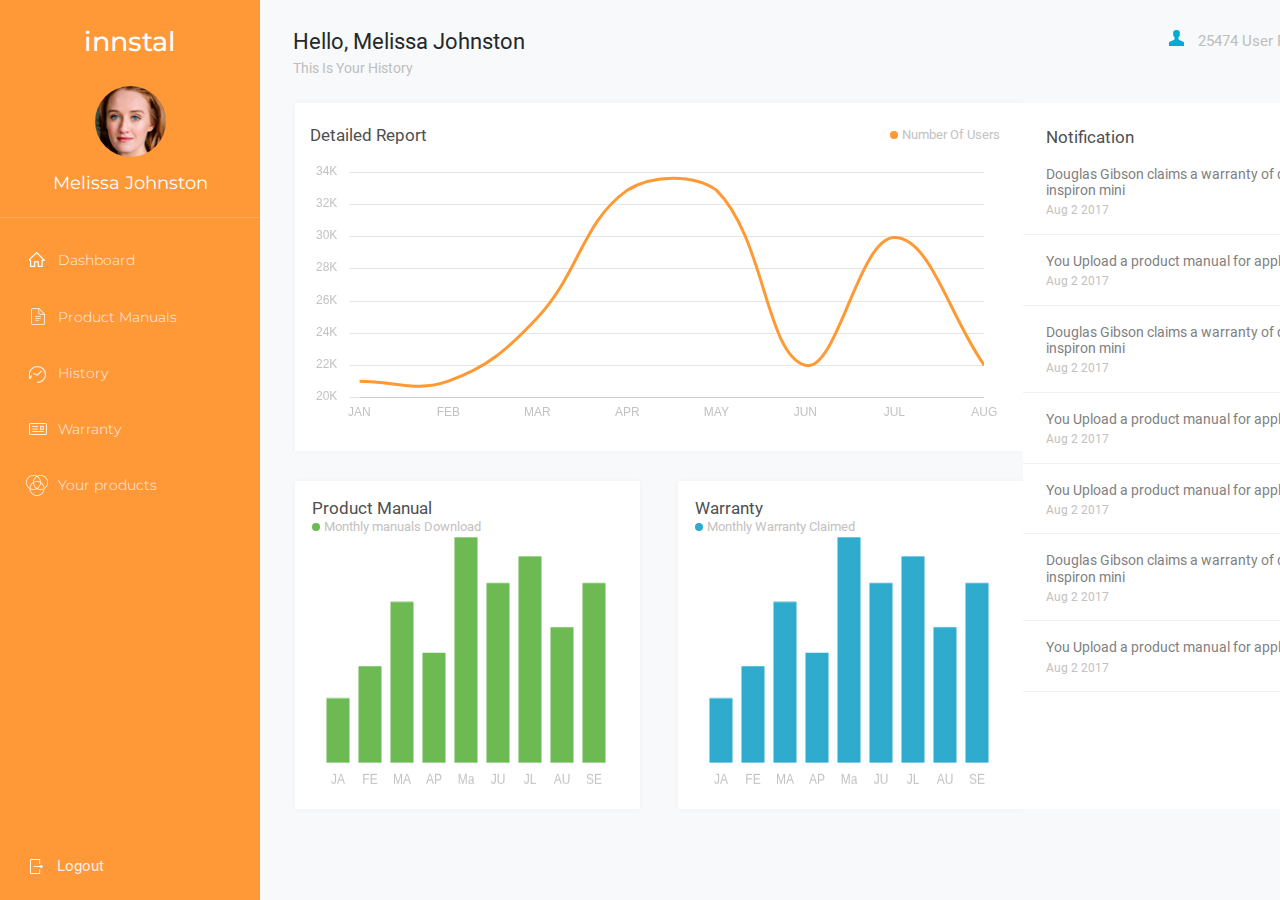
<file: dashboard.html>
<html>
<head>
  <!--Import Google Icon Font-->
  <link href="https://fonts.googleapis.com/icon?family=Material+Icons" rel="stylesheet">
  <!--Import materialize.css-->
  <link type="text/css" rel="stylesheet" href="css/materialize.min.css"  media="screen,projection"/>
  <link type="text/css" rel="stylesheet" href="css/normalize.css">


  <link rel="stylesheet" href="css/header-and-menu.css">
  <link rel="stylesheet" href="css/dashboard.css">
  <link rel="stylesheet" href="css/history.css">

  <!--Let browser know website is optimized for mobile-->
  <meta name="viewport" content="width=device-width, initial-scale=1.0"/>
</head>

<body>
    <div class="custom-container">
      <!-- navigation -->
      <div class="navbar-col">

        <div class="navbar">

          <div class="navbar-wrapper">
            <div class="navbar-header">
              <h4 class="navbar-logo center-align">innstal</h4>
              <div class="navbar-header__avatar center-align">
                <img src="img/avatar.png" alt="avatar" class="circle responsive-img">
              </div>
              <h5 class="navbar-header__username center-align">Melissa Johnston</h5>
            </div>
            <div class="navbar-body">
              <ul class="navbar-body-menu">
                <li class="navbar-menu-item navbar-item-home">
                  <a href="#">
                    <span>Dashboard</span>
                  </a>
                </li>
                <li class="navbar-menu-item navbar-item-man">
                  <a href="#">
                    <span>Product Manuals</span>
                  </a>
                </li>
                <li class="navbar-menu-item navbar-item-his">
                  <a href="#">
                    <span>History</span>
                  </a>
                </li>
                <li class="navbar-menu-item navbar-item-war">
                  <a href="#">
                    <span>Warranty</span>
                  </a>
                </li>
                <li class="navbar-menu-item navbar-item-prod">
                  <a href="#">
                    <span>Your products</span>
                  </a>
                </li>
              </ul>
            </div>
          </div>

          <div class="navbar-footer">
            Logout
          </div>
        </div>
      </div>

      <!-- page content -->
      <div class="content-col">
        <div class="w-100 no-margin">
          <div class="content-header">
            <div class="content-header-name">
              <h4 class="content-header-greetings">
                Hello, Melissa Johnston
              </h4>
              <div class="content-header-nav">
                This Is Your History
              </div>
            </div>
            <div class="content-header-info">
              <div class="img-wrapper">
                <img src="img/people-icon.png" alt="people">
              </div>
              <span >25474 User Registered</span>
            </div>
          </div>

          <!--different content-->
          <div class="content-body">
            <div class="content-charts">
              <div class="charts-block">
                  <div class="line-chart-wrapper">
                    <div class="line-chart-header">
                      <h6 class="line-chart-name">Detailed Report</h6>
                      <div class="line-chart-legend">
                        <div class="line-chart-legend__circle"></div>
                        <span class="line-chart-legend__text">Number Of Users</span>
                      </div>
                    </div>
                    <canvas id="lineChart" width="690px" height="259px"></canvas>
                 </div>
                <div class="bar-charts">
                  <div class="bar-chart-wrapper">
                    <h6 class="bar-chart-name">Product Manual</h6>
                    <div class="bar-chart-legend">
                      <div class="bar-chart-legend__circle"></div>
                      <span class="bar-chart-legend__text">Monthly manuals Download</span>
                    </div>
                    <canvas id="barChartProduct" width="346px" height="259px"></canvas>
                  </div>
                  <div class="bar-chart-wrapper">
                    <h6 class="bar-chart-name">Warranty</h6>
                    <div class="bar-chart-legend">
                      <div class="bar-chart-legend__circle m-blue"></div>
                      <span class="bar-chart-legend__text">Monthly Warranty Claimed</span>
                    </div>
                    <canvas id="barChartWarranty" width="346px" height="259px"></canvas>
                  </div>
                </div>
                  </div>
                  <div class="chart-history">
                    <div class="chart-history-title">
                      Notification
                    </div>
                    <div class="content-table-item">
                      <div class="content-table-item__text">Douglas Gibson claims a warranty of dell inspiron mini</div>
                      <span class="content-table-item__date">Aug 2 2017</span>
                    </div>
                    <div class="content-table-item">
                      <div class="content-table-item__text">You Upload a product manual for apple watch</div>
                      <span class="content-table-item__date">Aug 2 2017</span>
                    </div>
                    <div class="content-table-item">
                      <div class="content-table-item__text">Douglas Gibson claims a warranty of dell inspiron mini</div>
                      <span class="content-table-item__date">Aug 2 2017</span>
                    </div>
                    <div class="content-table-item">
                      <div class="content-table-item__text">You Upload a product manual for apple watch</div>
                      <span class="content-table-item__date">Aug 2 2017</span>
                    </div>
                    <div class="content-table-item">
                      <div class="content-table-item__text">You Upload a product manual for apple watch</div>
                      <span class="content-table-item__date">Aug 2 2017</span>
                    </div>
                    <div class="content-table-item">
                      <div class="content-table-item__text">Douglas Gibson claims a warranty of dell inspiron mini</div>
                      <span class="content-table-item__date">Aug 2 2017</span>
                    </div>
                    <div class="content-table-item">
                      <div class="content-table-item__text">You Upload a product manual for apple watch</div>
                      <span class="content-table-item__date">Aug 2 2017</span>
                    </div>
                  </div>
                </div>
            </div>
          </div>
        </div>
    </div>

    <!--Import jQuery before materialize.js-->
    <script type="text/javascript" src="https://code.jquery.com/jquery-3.2.1.min.js"></script>
    <script type="text/javascript" src="js/materialize.min.js"></script>
    <script src="js/Chart.bundle.js"></script>
    <script>
      var ctx = document.getElementById("lineChart");
      var lineChart = new Chart(ctx, {
        type: 'line',
        data: {
          labels: ["JAN", "FEB", "MAR", "APR", "MAY", "JUN", "JUL", "AUG"],
          datasets: [{
            label: 'Number Of Users',
            data: [21000, 21000, 25000, 33000, 33000, 22000, 30000, 22000],
            fill: false,
            responsive: true,
            backgroundColor: 'rgb(255, 153, 51)',
            borderColor: 'rgb(255, 153, 51)',
            borderWidth: 3,
          }]
        },
        options: {
          legend: {
            display: false
          },
          scales: {
            yAxes: [{
              ticks: {
                callback: function (tickValue) {
                  return ((tickValue / 1000) > 1) ? (tickValue/1000 + 'K') : tickValue.toString();
                },
                beginAtZero: false,
                fontColor: '#c4c1c1',
                padding: 12
              },
              gridLines: {
                drawBorder: false
              }
            }],
            xAxes: [{
              gridLines: {
                display: false
              },
              ticks: {
                fontColor: '#c4c1c1'
              }
            }]
          },
          elements: {
            point: {
              radius: 0
            }
          }
        }
      });
    </script>
    <script>
      var ctxx = document.getElementById("barChartProduct");
      var barChartProduct = new Chart(ctxx, {
        type: 'bar',
        data: {
          labels: ["JA", "FE", "MA", "AP", "Ma", "JU", "JL", "AU", "SE"],
          datasets: [{
            label: 'Monthly manuals Download',
            data: [1000, 1500, 2500, 1700, 3500, 2800, 3200, 2100, 2800],
            fill: false,
            responsive: true,
            backgroundColor: 'rgb(109, 186, 84)',
            hoverBackgroundColor: 'rgb(109, 186, 84)',
            hoverBorderColor: 'rgb(109, 186, 84)',
            borderColor: 'rgb(109, 186, 84)',
            borderWidth: 3
          }]
        },
        options: {
          legend: {
            display: false
          },
          tooltips: {
            enabled: false
          },
          scales: {
            yAxes: [{
              ticks: {
                //hide labels
                display: false,
                beginAtZero: true
              },
              gridLines: {
                display: false,
                drawBorder: false
              }
            }],
            xAxes: [{
              gridLines: {
                display: false,
                drawBorder: false
              },
              ticks: {
                fontColor: '#c4c1c1',
                fontFamily: ''
              }
            }]
          },
          elements: {
            point: {
              radius: 0
            }
          }
        }
      });
    </script>
    <script>
      var ctxxx = document.getElementById("barChartWarranty");
      var barChartWarranty = new Chart(ctxxx, {
        type: 'bar',
        data: {
          labels: ["JA", "FE", "MA", "AP", "Ma", "JU", "JL", "AU", "SE"],
          datasets: [{
            label: 'Monthly manuals Download',
            data: [1000, 1500, 2500, 1700, 3500, 2800, 3200, 2100, 2800],
            fill: false,
            responsive: true,
            backgroundColor: 'rgb(46, 171, 205)',
            hoverBackgroundColor: 'rgb(46, 171, 205)',
            hoverBorderColor: 'rgb(46, 171, 205)',
            borderColor: 'rgb(46, 171, 205)',
            defaultFontColor: '#c4c1c1',
            borderWidth: 3
          }]
        },
        options: {
          legend: {
            display: false
          },
          tooltips: {
            enabled: false
          },
          scales: {
            yAxes: [{
              ticks: {
                //hide labels
                display: false,
                beginAtZero: true
              },
              gridLines: {
                display: false,
                drawBorder: false
              }
            }],
            xAxes: [{
              gridLines: {
                display: false,
                drawBorder: false
              },
              ticks: {
                fontColor: '#c4c1c1',
                fontFamily: ''
              }
            }]
          },
          elements: {
            point: {
              radius: 0
            }
          }
        }
      });
    </script>
</body>
</html>
</file>
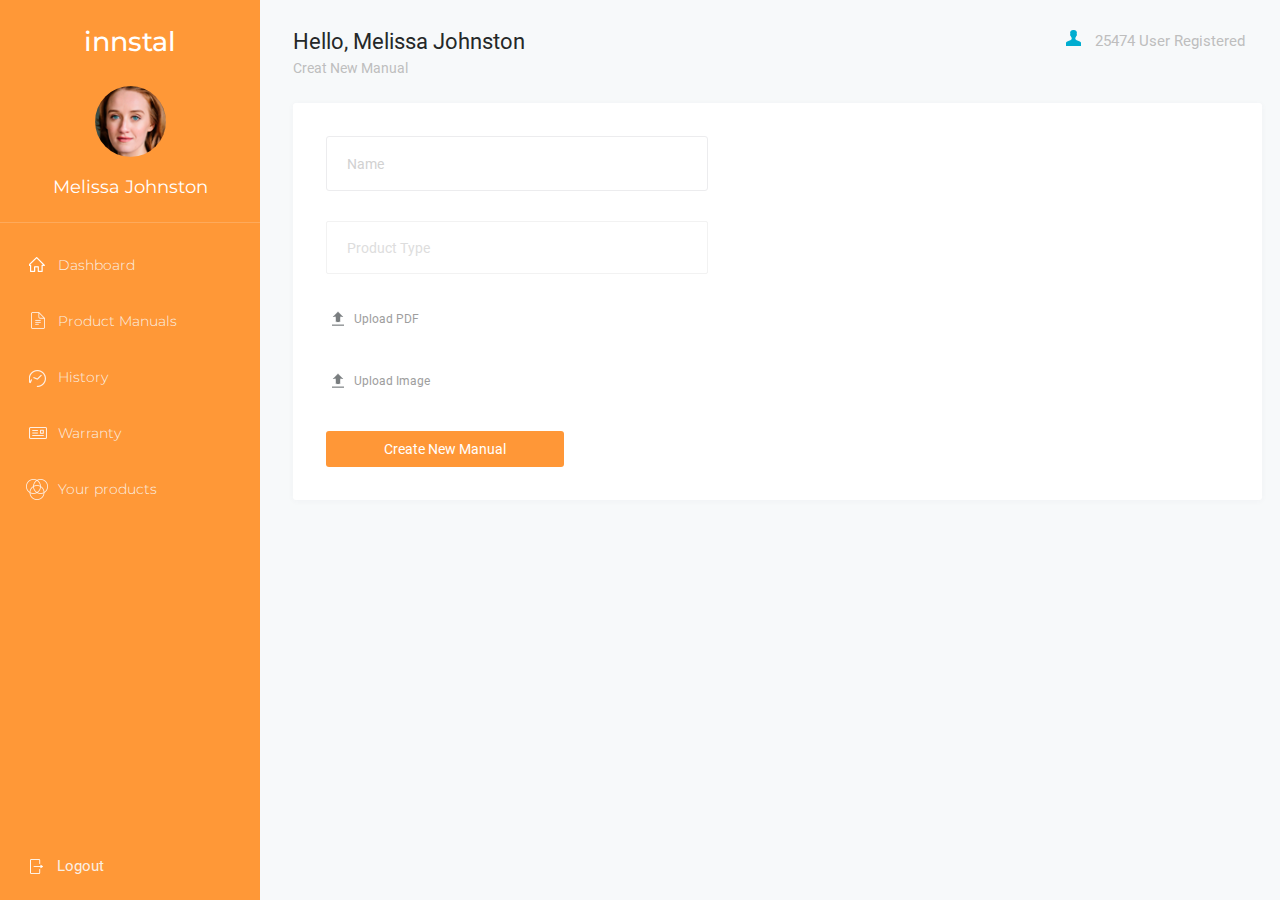
<file: new-manual.html>
<!doctype html>
<html lang="en">
<head>
    <!--Import Google Icon Font-->
    <link href="https://fonts.googleapis.com/icon?family=Material+Icons" rel="stylesheet">
    <!--Import materialize.css-->
    <link type="text/css" rel="stylesheet" href="css/materialize.min.css"  media="screen,projection"/>
    <link type="text/css" rel="stylesheet" href="css/normalize.css">


    <link rel="stylesheet" href="css/header-and-menu.css" rel="stylesheet">
    <link rel="stylesheet" href="css/warranty.css" rel="stylesheet">
    <link rel="stylesheet" href="fonts/font-awesome/css/font-awesome.min.css">

    <!--Let browser know website is optimized for mobile-->
    <meta name="viewport" content="width=device-width, initial-scale=1.0"/>
</head>
<body>


<div class="custom-container">
    <!-- navigation -->
    <div class="navbar-col">

        <div class="navbar">

            <div class="navbar-wrapper">
                <div class="navbar-header">
                    <h4 class="navbar-logo center-align">innstal</h4>
                    <div class="navbar-header__avatar center-align">
                        <img src="img/avatar.png" alt="avatar" class="circle responsive-img">
                    </div>
                    <h5 class="navbar-header__username center-align">Melissa Johnston</h5>
                </div>
                <div class="navbar-body">
                    <ul class="navbar-body-menu">
                        <li class="navbar-menu-item navbar-item-home">
                            <a href="#">
                                <span>Dashboard</span>
                            </a>
                        </li>
                        <li class="navbar-menu-item navbar-item-man">
                            <a href="#">
                                <span>Product Manuals</span>
                            </a>
                        </li>
                        <li class="navbar-menu-item navbar-item-his">
                            <a href="#">
                                <span>History</span>
                            </a>
                        </li>
                        <li class="navbar-menu-item navbar-item-war">
                            <a href="#">
                                <span>Warranty</span>
                            </a>
                        </li>
                        <li class="navbar-menu-item navbar-item-prod">
                            <a href="#">
                                <span>Your products</span>
                            </a>
                        </li>
                    </ul>
                </div>
            </div>

            <div class="navbar-footer">
                Logout
            </div>
        </div>
    </div>

    <!-- page content -->
    <div class="content-col">
        <div class="w-100 no-margin">
            <div class="content-header">
                <div class="content-header-name">
                    <h4 class="content-header-greetings">
                        Hello, Melissa Johnston
                    </h4>
                    <div class="content-header-nav">
                        Creat New Manual
                    </div>
                </div>
                <div class="content-header-info">
                    <div class="img-wrapper">
                        <img src="img/people-icon.png" alt="people">
                    </div>
                    <span >25474 User Registered</span>
                </div>
            </div>

            <!--different content-->
            <div class="content-body">
                <div class="row">
                    <div class="searched-manuals">
                        <div class="new-manual">
                            <form action="">
                                <input class="manual-input" type="text" placeholder="Name">
                                <select class="manual-select" name="country" id="type">
                                    <option value="" disabled selected>Product Type</option>
                                </select>
                                <div>
                                    <div class="file-upload">
                                        <label>
                                            <input type="file" name="file" id="file" accept="application/pdf">
                                            <p class="fila-upload-p">
                                                <span>Upload PDF</span>
                                            </p>
                                        </label>
                                    </div>
                                    <span id="output" class="output-image output-pdf"></span>
                                </div>
                                <div class="upload-img-block">
                                    <div class="file-upload">
                                        <label>
                                            <input type="file" name="file" id="file2">
                                            <p class="fila-upload-p">
                                                <span>Upload Image</span>
                                            </p>
                                        </label>
                                    </div>
                                    <span id="output2" class="output-image"></span>
                                </div>
                                <button class="warranty-btn">Create New Manual</button>
                            </form>
                        </div>
                    </div>
                </div>
            </div>
        </div>

    </div>
</div>
<script>
    function handleFileSelect(evt) {
        console.log("123");
        var file = evt.target.files; // FileList object
        var f = file[0];
        // Only process image files.
        if (evt.target.id == "file2" && !f.type.match('image.*')) {
            alert("Image only please....");
        }
        var reader = new FileReader();
        // Closure to capture the file information.
        reader.onload = (function(theFile) {
            return function(e) {
                // Render thumbnail.
                var span = document.createElement('span');
                if(evt.target.id == "file2") {
                    span.innerHTML = ['<img class="thumb" title="', escape(theFile.name), '" src="', e.target.result, '" />'].join('');
                }
                if( evt.target.id == "file"){
                    span.innerHTML = theFile.name;
                }
                if( evt.target.id == "file"){
                    document.getElementById('output').insertBefore(span, null);
                }
                if( evt.target.id == "file2"){
                    document.getElementById('output2').insertBefore(span, null);
                }
            };
        })(f);
        // Read in the image file as a data URL.
        reader.readAsDataURL(f);
    }
    document.getElementById('file').addEventListener('change', handleFileSelect, false);
    document.getElementById('file2').addEventListener('change', handleFileSelect, false);
</script>
</body>
</html>
</file>
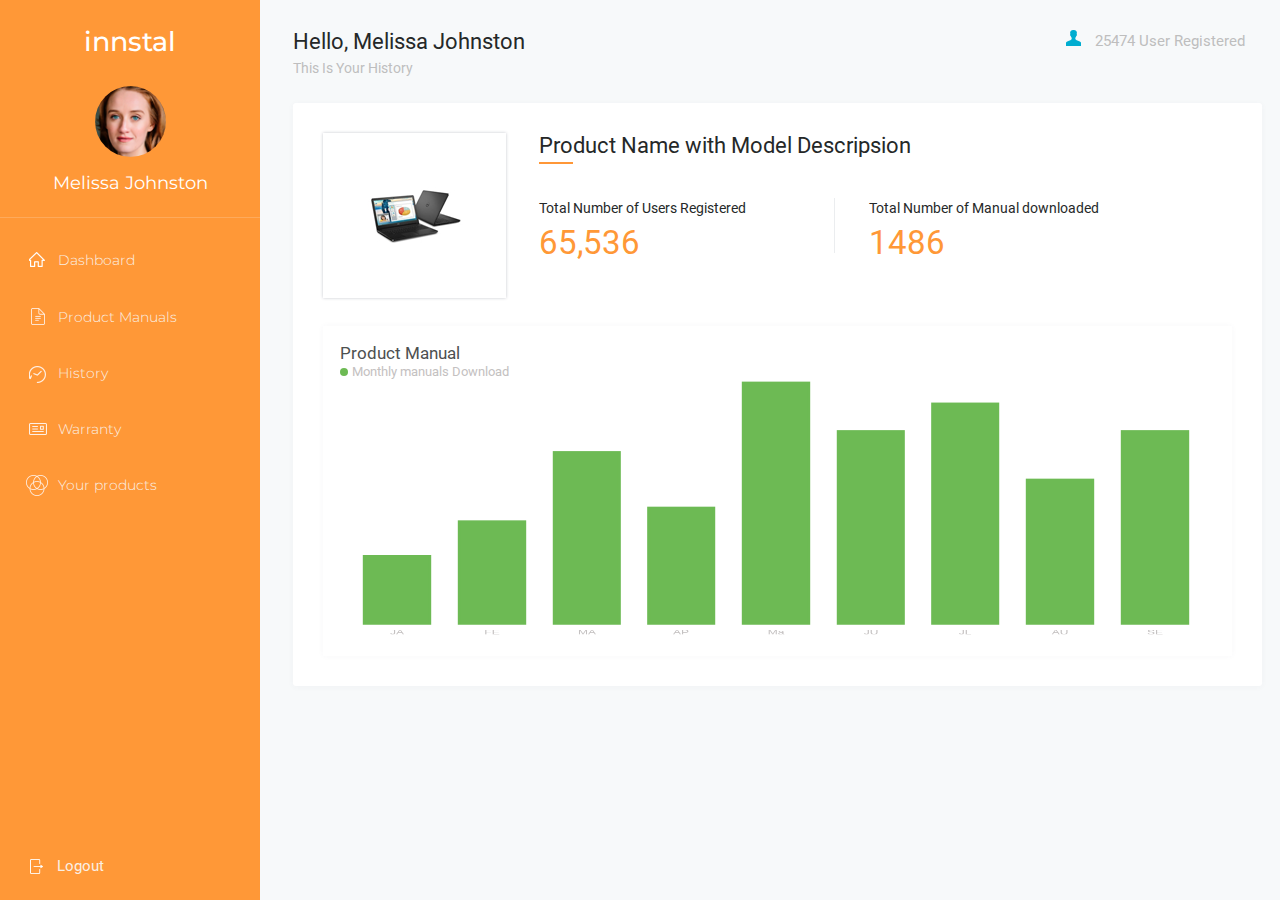
<file: product-details.html>
<html>
<head>
    <!--Import Google Icon Font-->
    <link href="https://fonts.googleapis.com/icon?family=Material+Icons" rel="stylesheet">
    <!--Import materialize.css-->
    <link type="text/css" rel="stylesheet" href="css/materialize.min.css"  media="screen,projection"/>
    <link type="text/css" rel="stylesheet" href="css/normalize.css">


    <link rel="stylesheet" href="css/header-and-menu.css" rel="stylesheet">
    <link rel="stylesheet" href="css/dashboard.css" rel="stylesheet">

    <!--Let browser know website is optimized for mobile-->
    <meta name="viewport" content="width=device-width, initial-scale=1.0"/>
</head>

<body>
<div class="custom-container">
    <!-- navigation -->
    <div class="navbar-col">

        <div class="navbar">

            <div class="navbar-wrapper">
                <div class="navbar-header">
                    <h4 class="navbar-logo center-align">innstal</h4>
                    <div class="navbar-header__avatar center-align">
                        <img src="img/avatar.png" alt="avatar" class="circle responsive-img">
                    </div>
                    <h5 class="navbar-header__username center-align">Melissa Johnston</h5>
                </div>
                <div class="navbar-body">
                    <ul class="navbar-body-menu">
                        <li class="navbar-menu-item navbar-item-home">
                            <a href="#">
                                <span>Dashboard</span>
                            </a>
                        </li>
                        <li class="navbar-menu-item navbar-item-man">
                            <a href="#">
                                <span>Product Manuals</span>
                            </a>
                        </li>
                        <li class="navbar-menu-item navbar-item-his">
                            <a href="#">
                                <span>History</span>
                            </a>
                        </li>
                        <li class="navbar-menu-item navbar-item-war">
                            <a href="#">
                                <span>Warranty</span>
                            </a>
                        </li>
                        <li class="navbar-menu-item navbar-item-prod">
                            <a href="#">
                                <span>Your products</span>
                            </a>
                        </li>
                    </ul>
                </div>
            </div>

            <div class="navbar-footer">
                Logout
            </div>
        </div>
    </div>

    <!-- page content -->
    <div class="content-col">
        <div class="w-100 no-margin">
            <div class="content-header">
                <div class="content-header-name">
                    <h4 class="content-header-greetings">
                        Hello, Melissa Johnston
                    </h4>
                    <div class="content-header-nav">
                        This Is Your History
                    </div>
                </div>
                <div class="content-header-info">
                    <div class="img-wrapper">
                        <img src="img/people-icon.png" alt="people">
                    </div>
                    <span >25474 User Registered</span>
                </div>
            </div>

            <!--different content-->
            <div class="content-body product-container">
                <div class="product-details">
                    <div class="product-info">
                        <div class="product-img">
                            <img src="img/after1.jpg" alt="">
                        </div>
                        <div class="product-numbers">
                            <div class="product-info-title">
                                Product Name with Model Descripsion
                            </div>
                            <div class="product-numbers-item">
                                Total Number of Users Registered
                                <span>
                                65,536
                            </span>
                            </div>
                            <div class="product-numbers-item">
                                Total Number of Manual downloaded
                                <span>
                                1486
                            </span>
                            </div>
                        </div>
                    </div>
                    <div class="bar-chart-wrapper bar-chart-produst-detail">
                        <h6 class="bar-chart-name">Product Manual</h6>
                        <div class="bar-chart-legend">
                            <div class="bar-chart-legend__circle"></div>
                            <span class="bar-chart-legend__text">Monthly manuals Download</span>
                        </div>
                        <canvas id="barChartProduct" width="346" height="200"></canvas>
                    </div>
                </div>

            </div>
        </div>

    </div>
</div>

<!--Import jQuery before materialize.js-->
<script type="text/javascript" src="https://code.jquery.com/jquery-3.2.1.min.js"></script>
<script type="text/javascript" src="js/materialize.min.js"></script>
<script src="js/Chart.bundle.js"></script>
<script>
    var ctx = document.getElementById("lineChart");
    var lineChart = new Chart(ctx, {
        type: 'line',
        data: {
            labels: ["JAN", "FEB", "MAR", "APR", "MAY", "JUN", "JUL", "AUG"],
            datasets: [{
                label: 'Number Of Users',
                data: [21000, 21000, 25000, 33000, 33000, 22000, 30000, 22000],
                fill: false,
                responsive: true,
                backgroundColor: 'rgb(255, 153, 51)',
                borderColor: 'rgb(255, 153, 51)',
                borderWidth: 3,
            }]
        },
        options: {
            legend: {
                display: false
            },
            scales: {
                yAxes: [{
                    ticks: {
                        callback: function (tickValue) {
                            return ((tickValue / 1000) > 1) ? (tickValue/1000 + 'K') : tickValue.toString();
                        },
                        beginAtZero: false,
                        fontColor: '#c4c1c1',
                        padding: 12
                    },
                    gridLines: {
                        drawBorder: false
                    }
                }],
                xAxes: [{
                    gridLines: {
                        display: false
                    },
                    ticks: {
                        fontColor: '#c4c1c1'
                    }
                }]
            },
            elements: {
                point: {
                    radius: 0
                }
            }
        }
    });
</script>
<script>
    var ctxx = document.getElementById("barChartProduct");
    var barChartProduct = new Chart(ctxx, {
        type: 'bar',
        data: {
            labels: ["JA", "FE", "MA", "AP", "Ma", "JU", "JL", "AU", "SE"],
            datasets: [{
                label: 'Monthly manuals Download',
                data: [1000, 1500, 2500, 1700, 3500, 2800, 3200, 2100, 2800],
                fill: false,
                responsive: false,
                backgroundColor: 'rgb(109, 186, 84)',
                hoverBackgroundColor: 'rgb(109, 186, 84)',
                hoverBorderColor: 'rgb(109, 186, 84)',
                borderColor: 'rgb(109, 186, 84)',
                borderWidth: 3
            }]
        },
        options: {
            legend: {
                display: false
            },
            tooltips: {
                enabled: false
            },
            scales: {
                yAxes: [{
                    ticks: {
                        //hide labels
                        display: false,
                        beginAtZero: true
                    },
                    gridLines: {
                        display: false,
                        drawBorder: false
                    }
                }],
                xAxes: [{
                    gridLines: {
                        display: false,
                        drawBorder: false
                    },
                    ticks: {
                        fontColor: '#c4c1c1',
                        fontFamily: ''
                    }
                }]
            },
            elements: {
                point: {
                    radius: 0
                }
            }
        }
    });
</script>
<script>
    var ctxxx = document.getElementById("barChartWarranty");
    var barChartWarranty = new Chart(ctxxx, {
        type: 'bar',
        data: {
            labels: ["JA", "FE", "MA", "AP", "Ma", "JU", "JL", "AU", "SE"],
            datasets: [{
                label: 'Monthly manuals Download',
                data: [1000, 1500, 2500, 1700, 3500, 2800, 3200, 2100, 2800],
                fill: false,
                responsive: true,
                backgroundColor: 'rgb(46, 171, 205)',
                hoverBackgroundColor: 'rgb(46, 171, 205)',
                hoverBorderColor: 'rgb(46, 171, 205)',
                borderColor: 'rgb(46, 171, 205)',
                defaultFontColor: '#c4c1c1',
                borderWidth: 3
            }]
        },
        options: {
            legend: {
                display: false
            },
            tooltips: {
                enabled: false
            },
            scales: {
                yAxes: [{
                    ticks: {
                        //hide labels
                        display: false,
                        beginAtZero: true
                    },
                    gridLines: {
                        display: false,
                        drawBorder: false
                    }
                }],
                xAxes: [{
                    gridLines: {
                        display: false,
                        drawBorder: false
                    },
                    ticks: {
                        fontColor: '#c4c1c1',
                        fontFamily: ''
                    }
                }]
            },
            elements: {
                point: {
                    radius: 0
                }
            }
        }
    });
</script>
</body>
</html>
</file>
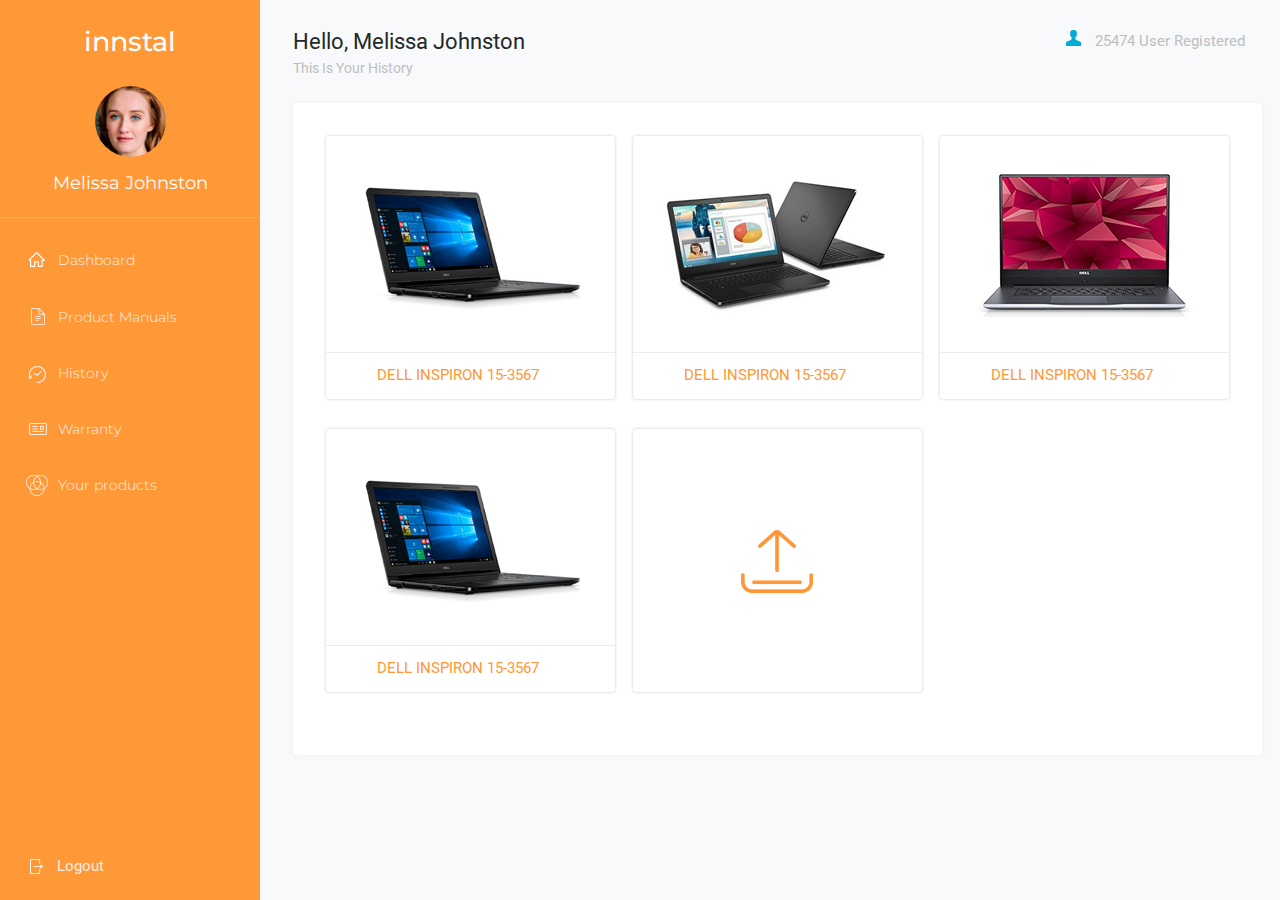
<file: product-manuals.html>
<html>
<head>
  <!--Import Google Icon Font-->
  <link href="https://fonts.googleapis.com/icon?family=Material+Icons" rel="stylesheet">
  <!--Import materialize.css-->
  <link type="text/css" rel="stylesheet" href="css/materialize.min.css"  media="screen,projection"/>
  <link type="text/css" rel="stylesheet" href="css/normalize.css">


  <link rel="stylesheet" href="css/header-and-menu.css" rel="stylesheet">
  <link rel="stylesheet" href="css/warranty.css" rel="stylesheet">

  <!--Let browser know website is optimized for mobile-->
  <meta name="viewport" content="width=device-width, initial-scale=1.0"/>
</head>

<body>
    <div class="custom-container">
      <!-- navigation -->
      <div class="navbar-col">

        <div class="navbar">

          <div class="navbar-wrapper">
            <div class="navbar-header">
              <h4 class="navbar-logo center-align">innstal</h4>
              <div class="navbar-header__avatar center-align">
                <img src="img/avatar.png" alt="avatar" class="circle responsive-img">
              </div>
              <h5 class="navbar-header__username center-align">Melissa Johnston</h5>
            </div>
            <div class="navbar-body">
              <ul class="navbar-body-menu">
                <li class="navbar-menu-item navbar-item-home">
                  <a href="#">
                    <span>Dashboard</span>
                  </a>
                </li>
                <li class="navbar-menu-item navbar-item-man">
                  <a href="#">
                    <span>Product Manuals</span>
                  </a>
                </li>
                <li class="navbar-menu-item navbar-item-his">
                  <a href="#">
                    <span>History</span>
                  </a>
                </li>
                <li class="navbar-menu-item navbar-item-war">
                  <a href="#">
                    <span>Warranty</span>
                  </a>
                </li>
                <li class="navbar-menu-item navbar-item-prod">
                  <a href="#">
                    <span>Your products</span>
                  </a>
                </li>
              </ul>
            </div>
          </div>

          <div class="navbar-footer">
            Logout
          </div>
        </div>
      </div>

      <!-- page content -->
      <div class="content-col">
        <div class="w-100 no-margin">
          <div class="content-header">
            <div class="content-header-name">
              <h4 class="content-header-greetings">
                Hello, Melissa Johnston
              </h4>
              <div class="content-header-nav">
                This Is Your History
              </div>
            </div>
            <div class="content-header-info">
              <div class="img-wrapper">
                <img src="img/people-icon.png" alt="people">
              </div>
              <span >25474 User Registered</span>
            </div>
          </div>

          <!--different content-->
          <div class="content-body">
            <div class="row">
              <div class="searched-manuals">
                <div class="after-manual-items">
                  <a href="" class="after-manual-item">
                    <div class="after-manual-img">
                      <img src="img/after5.jpg" alt="">
                    </div>
                    <div class="after-manual-title">Dell Inspiron 15-3567</div>
                  </a>
                  <a href="" class="after-manual-item">
                    <div class="after-manual-img">
                      <img src="img/after3.jpg" alt="">
                    </div>
                    <div class="after-manual-title">Dell Inspiron 15-3567</div>
                  </a>
                  <a href="" class="after-manual-item">
                    <div class="after-manual-img">
                      <img src="img/after4.jpg" alt="">
                    </div>
                    <div class="after-manual-title">Dell Inspiron 15-3567</div>
                  </a>
                  <a href="" class="after-manual-item">
                    <div class="after-manual-img">
                      <img src="img/after5.jpg" alt="">
                    </div>
                    <div class="after-manual-title">Dell Inspiron 15-3567</div>
                  </a>
                  <a href="" class="after-manual-item after-upload">
                      <img src="img/upload.png" alt="">
                  </a>
                </div>
              </div>
            </div>
          </div>
        </div>

      </div>
    </div>






  <!--Import jQuery before materialize.js-->
  <script type="text/javascript" src="https://code.jquery.com/jquery-3.2.1.min.js"></script>
  <script type="text/javascript" src="js/materialize.min.js"></script>
</body>
</html>
</file>
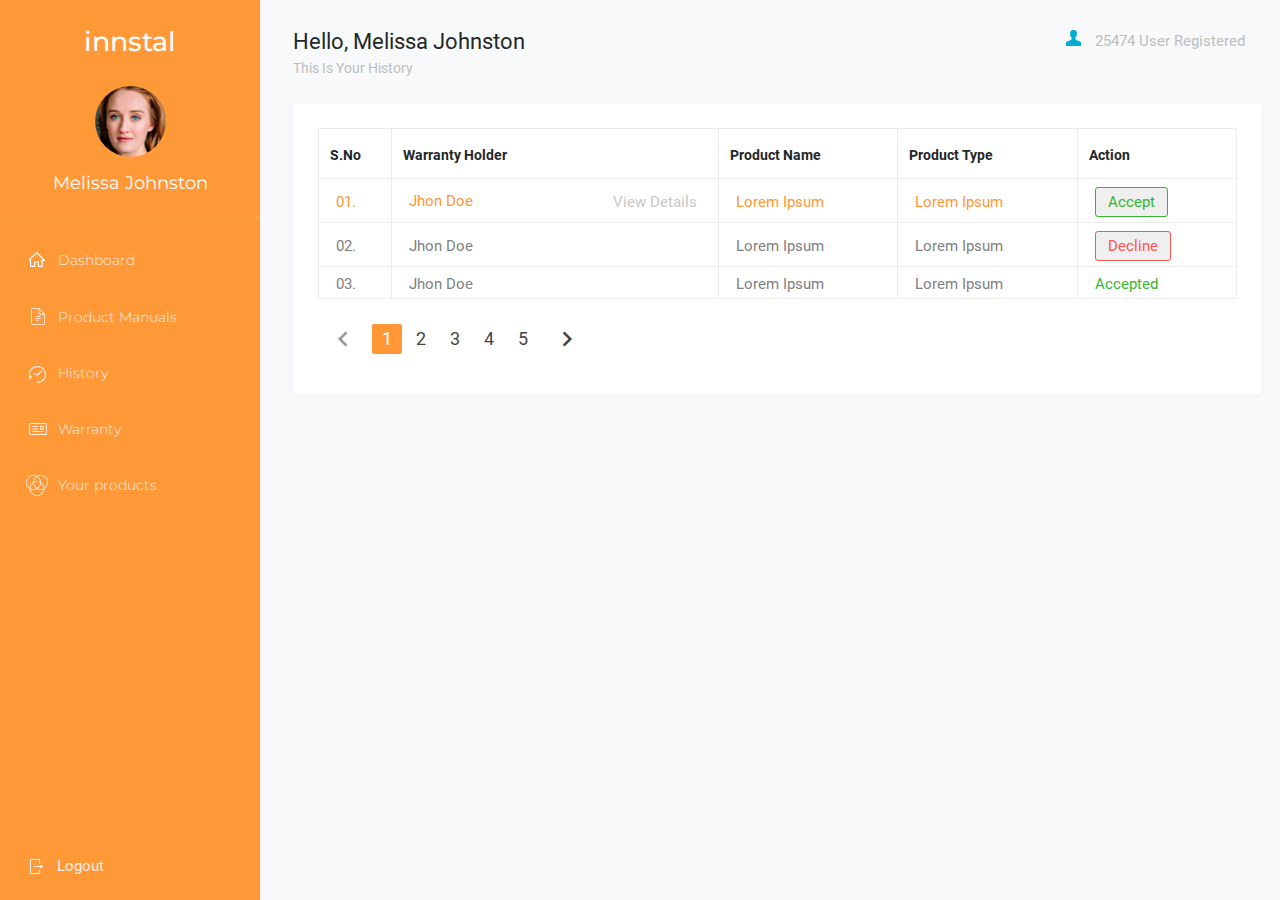
<file: warranty.html>
<html>
<head>
  <!--Import Google Icon Font-->
  <link href="https://fonts.googleapis.com/icon?family=Material+Icons" rel="stylesheet">
  <!--Import materialize.css-->
  <link type="text/css" rel="stylesheet" href="css/materialize.min.css"  media="screen,projection"/>
  <link type="text/css" rel="stylesheet" href="css/normalize.css">


  <link rel="stylesheet" href="css/header-and-menu.css" rel="stylesheet">
  <link rel="stylesheet" href="css/warranty.css" rel="stylesheet">

  <!--Let browser know website is optimized for mobile-->
  <meta name="viewport" content="width=device-width, initial-scale=1.0"/>
</head>

<body>
    <div class="custom-container">
      <!-- navigation -->
      <div class="navbar-col">

        <div class="navbar">

          <div class="navbar-wrapper">
            <div class="navbar-header">
              <h4 class="navbar-logo center-align">innstal</h4>
              <div class="navbar-header__avatar center-align">
                <img src="img/avatar.png" alt="avatar" class="circle responsive-img">
              </div>
              <h5 class="navbar-header__username center-align">Melissa Johnston</h5>
            </div>
            <div class="navbar-body">
              <ul class="navbar-body-menu">
                <li class="navbar-menu-item navbar-item-home">
                  <a href="#">
                    <span>Dashboard</span>
                  </a>
                </li>
                <li class="navbar-menu-item navbar-item-man">
                  <a href="#">
                    <span>Product Manuals</span>
                  </a>
                </li>
                <li class="navbar-menu-item navbar-item-his">
                  <a href="#">
                    <span>History</span>
                  </a>
                </li>
                <li class="navbar-menu-item navbar-item-war">
                  <a href="#">
                    <span>Warranty</span>
                  </a>
                </li>
                <li class="navbar-menu-item navbar-item-prod">
                  <a href="#">
                    <span>Your products</span>
                  </a>
                </li>
              </ul>
            </div>
          </div>

          <div class="navbar-footer">
            Logout
          </div>
        </div>
      </div>

      <!-- page content -->
      <div class="content-col">
        <div class="w-100 no-margin">
          <div class="content-header">
            <div class="content-header-name">
              <h4 class="content-header-greetings">
                Hello, Melissa Johnston
              </h4>
              <div class="content-header-nav">
                This Is Your History
              </div>
            </div>
            <div class="content-header-info">
              <div class="img-wrapper">
                <img src="img/people-icon.png" alt="people">
              </div>
              <span >25474 User Registered</span>
            </div>
          </div>

          <!--different content-->
          <div class="content-body">
            <div class="row">
              <div class="warranty">
                <table>
                  <tr>
                    <th>S.No</th>
                    <th>Warranty Holder</th>
                    <th>Product Name</th>
                    <th>Product Type</th>
                    <th>Action</th>
                  </tr>
                  <tr class="orange-row">
                    <td>01.</td>
                    <td>Jhon Doe <button class="view-details">View Details</button></td>
                    <td>Lorem Ipsum</td>
                    <td>Lorem Ipsum</td>
                    <td><button class="accept-btn">Accept</button></td>
                  </tr>
                  <tr>
                    <td>02.</td>
                    <td>Jhon Doe </td>
                    <td>Lorem Ipsum</td>
                    <td>Lorem Ipsum</td>
                    <td><button class="decline-btn">Decline</button></td>
                  </tr>
                  <tr>
                    <td>03.</td>
                    <td>Jhon Doe </td>
                    <td>Lorem Ipsum</td>
                    <td>Lorem Ipsum</td>
                    <td><span class="accepted">Accepted</span></td>
                  </tr>
                </table>
                <ul class="pagination">
                  <li class="disabled"><a href="#!"><i class="material-icons">chevron_left</i></a></li>
                  <li class="active"><a href="#!">1</a></li>
                  <li class="waves-effect"><a href="#!">2</a></li>
                  <li class="waves-effect"><a href="#!">3</a></li>
                  <li class="waves-effect"><a href="#!">4</a></li>
                  <li class="waves-effect"><a href="#!">5</a></li>
                  <li class="waves-effect"><a href="#!"><i class="material-icons">chevron_right</i></a></li>
                </ul>
              </div>
            </div>
          </div>
        </div>

      </div>
    </div>

  <!--Import jQuery before materialize.js-->
  <script type="text/javascript" src="https://code.jquery.com/jquery-3.2.1.min.js"></script>
  <script type="text/javascript" src="js/materialize.min.js"></script>
</body>
</html>
</file>
<file: css/header-and-menu.css>
@import url('https://fonts.googleapis.com/css?family=Montserrat:300,500');

html, body{
  min-height: 100%;
  height: 100%;
}
.w-100 {
  width: 100%;
}

.custom-container {
  display: flex;
  min-height: 100%;
}

.navbar-col {
  min-width: 260px;
  width: 260px;
  position: fixed;
  left: 0;
  top: 0;
}

.navbar {
  display: flex;
  flex-direction: column;
  height: 100vh;
  background-color: #ff9837;
  color: #ffffff;
  justify-content: space-between;
  padding-top: 10px;
  padding-bottom: 25px;
}

.navbar-header {
  border-bottom: 1px solid rgba(250,239,228,0.21);
  padding-bottom: 14px;
}
.navbar-body{
  padding-top: 17px;
  padding-left: 17px;
}
.no-margin {
  margin: 0;
}

.navbar-logo {
  font-size: 27px;
  font-family: 'Montserrat', sans-serif;
  font-weight: 500;
}

.navbar-header__username {
  font-size: 18px;
  font-family: 'Montserrat', sans-serif;
}

.navbar-body-menu li {
  padding: 0 10px;
  font-family: 'Montserrat', sans-serif;
  font-weight: 300;
  font-size: 14px;
  border: 2px solid transparent;
  /*margin: 10px 0;*/
  margin-bottom: 36px;
  position: relative;
}

.navbar-body-menu a {
  color: rgb(250,239,228);
}

.navbar-body-menu .img-wrapper {
  width: 25px;
  height: 25px;
  margin-right: 10px;
}

.navbar-body-menu li:before{
  content: '';
  display: none;
  position: absolute;
  width: 2px;
  height: 33px;
  background-color: #ffffff;
  top: -7px;
  left: -19px;
}
.navbar-body-menu li:hover:before{
  display: block;
}
.navbar-body-menu li:hover a{
  color: white;
}


.content-col {
  display: flex;
  background-color: #f7f9fa;
  width: 100%;
  margin-left: 260px;
  min-height: 100%;
}

.content-header {
  display: flex;
  justify-content: space-between;
  padding: 30px 35px 27px 33px;
}

.content-header h4 {
  margin: 0;
  font-size: 22px;
  color: rgb(37,40,40);
}

.content-header-nav {
  color: #bebebe;
  font-size: 14px;
  margin-top: 6px;
}

.content-header-name,
.content-header-info {
  display: inline-block;
}

.content-header-info .img-wrapper {
  display: inline-block;
  margin-right: 10px;
  width: 15px;
  height: 15px;
}

.content-header-info {
  color: #bebebe;
}
.navbar-header__avatar{
 margin-top: 29px;
  margin-bottom: 17px;
}
.navbar-header__avatar img{
  width:71px;
}
.navbar-menu-item a{
  position: relative;
  padding-left: 29px;
}
.navbar-menu-item a:before{
  content: '';
  display: block;
  width: 25px;
  height: 25px;
  position: absolute;
  top:0;
  left:0;
  background: url("../img/icons-sprites.png") no-repeat;
}
.navbar-item-home a:before{
  background-position:  -11px -50px;
}
.navbar-item-man a:before{
  background-position:  -89px -46px;
}
.navbar-item-his a:before{
  background-position:  -54px -8px;
}
.navbar-item-war a:before{
  background-position:  -47px -48px;
}
.navbar-item-prod a:before{
  background-position:  -9px -9px;
  top: -2px;
  left: -4px;
}
.navbar-footer{
  color: rgb(250,239,228);
  padding-left: 30px;
  position: relative;
  margin-left: 27px;
}
.navbar-footer:before{
  content: '';
  display: block;
  width: 25px;
  height: 25px;
  position: absolute;
  top:0;
  left:0;
  background: url("../img/icons-sprites.png") -7px -85px no-repeat;
}
</file>
<file: css/dashboard.css>
.line-chart-header {
    display: flex;
    justify-content: space-between;
    padding-top: 23px;
    padding-bottom: 21px;
}

.line-chart-wrapper {
    background-color: #ffffff;
    padding-left: 15px;
    padding-right: 23px;
    padding-bottom: 26px;
    -webkit-box-shadow: 0 0 6px rgba(72, 79, 96, 0.04);
    -moz-box-shadow: 0 0 6px rgba(72, 79, 96, 0.04);
    box-shadow: 0 0 6px rgba(72, 79, 96, 0.04);
    margin-bottom: 30px;
}

.line-chart-name,
.bar-chart-name {
    font-size: 17px;
    margin: 0;
    color: #4d5050;
}

.line-chart-legend,
.bar-chart-legend {
    display: inline-block;
}

.line-chart-legend__circle {
    width: 8px;
    height: 8px;
    background-color: #ff9837;
    border-radius: 50%;
    display: inline-block;
}

.line-chart-legend__text,
.bar-chart-legend__text {
    font-size: 13px;
    color: #c4c1c1;
}
.bar-chart-wrapper.bar-chart-produst-detail{
    width: 100%;
    height: 330px;
}
.bar-chart-wrapper {
    background-color: #ffffff;
    padding: 18px 19px 15px 17px;
    -webkit-box-shadow: 0 0 6px rgba(72, 79, 96, 0.04);
    -moz-box-shadow: 0 0 6px rgba(72, 79, 96, 0.04);
    box-shadow: 0 0 6px rgba(72, 79, 96, 0.04);
    display: inline-block;
    width: 345px;
}
.bar-chart-wrapper canvas{
    width: 100% !important;
    height: 259px !important;
}
.bar-chart-legend__circle {
    width: 8px;
    height: 8px;
    background-color: #6dba54;
    border-radius: 50%;
    display: inline-block;
}

.m-blue {
    background-color: #2eabcd;
}
.chart-history{
    width: 360px;
    background-color: white;
}
.content-charts{
    display: flex;
    justify-content: space-between;
}
.charts-block{
    padding-left: 35px;
}
.bar-charts{
    display: flex;
    justify-content: space-between;
}
.chart-history-title{
    padding: 25px 15px 0px 23px;
    font-size: 17px;
    color: rgb(77,80,80);
}
.product-info{
    margin-bottom: 28px;
}
.product-img{
    width: 183px;
    height: 165px;
    box-shadow: 0 0 3px rgba(72,79,96,0.31);
    background-color: #ffffff;
    display: flex;
    justify-content: center;
    align-items: center;
    float: left;
}
.product-details{
    background-color: white;
    padding: 30px;
    border-radius: 3px;
    box-shadow: 0px 1px 6px rgba(72,79,96,0.04);
}
.product-info:after{
    content: "";
    display: block;
    clear:both;
}
.product-container{
    padding-left: 33px;
    padding-right: 18px;

}
.product-info-title{
    font-size: 22px;
    color: rgb(37,40,40);
    position: relative;
    margin-bottom: 39px;
}
.product-info-title:after{
    content: "";
    display: block;
    width: 34px;
    height: 2px;
    background-color: #ff9737;
    position: absolute;
    bottom:-5px;
    left:0;
}
.product-numbers{
    margin-left: 216px;
}
.product-numbers-item{
    display: inline-block;
    font-size: 14px;
    line-height: 21px;
    color: rgb(37,40,40);
}
.product-numbers-item:not(:last-of-type){
    border-right: 1px solid #ebedef;
    padding-right: 88px;
}
.product-numbers-item:last-of-type{
    padding-left: 30px;
}
.product-numbers-item span{
    display: block;
    font-size: 33px;
    color: rgb(255,152,55);
    margin-top: 13px;
}
</file>
<file: css/history.css>
.content-table {
  margin-left: 33px;
  margin-right: 23px;
  background-color: #ffffff;
}

.content-table-header {
  font-size: 17px;
  padding-top: 23px;
  padding-left: 23px;
  padding-right: 42px;
}

.content-table-item {
  padding: 18px 42px 16px 23px;
  border-bottom: 1px solid #f0f0f0;
}
.content-table-item:first-of-type{
  padding-bottom: 16px;
  padding-top: 14px;
}
.content-table-item__text {
  color: #7f7f7f;
  margin-bottom: 6px;
  font-size: 14px;
}

.content-table-item__date {
  font-size: 12px;
  color: #c4c1c1;
}
</file>
<file: css/warranty.css>
.after-manual-items {
    display: -ms-flexbox;
    display: flex;
    -ms-flex-wrap: wrap;
    flex-wrap: wrap;
    justify-content: space-between;
}
.after-manual-items:after {
    content: "";
    flex: auto;
}

.after-manual-item {
    width: 32%;
    height: 263px;
    border-radius: 3px;
    box-shadow: 0 0 3px rgba(72, 79, 96, 0.31);
    background-color: #ffffff;
    display: inline-block;
    margin-bottom: 30px;
}
.after-manual-item:nth-child(3n-1){
    margin-left: 2%;
    margin-right: 2%;
}
.after-manual-item:not(:nth-of-type(3n)) {
    /*margin-right: 57px;*/
}
.after-slick-item .after-manual-item {
    margin-right: 0;
}
.after-manual-img {
    display: -ms-flexbox;
    display: flex;
    -ms-flex-align: center;
    align-items: center;
    -ms-flex-pack: center;
    justify-content: center;
    width: 100%;
    height: 217px;
    border-bottom: 1px solid #ebedef;
}
.after-manual-title {
    color: #ff9737;
    text-transform: uppercase;
    height: 45px;
    vertical-align: middle;
    display: table-cell;
    text-align: center;
    width: 263px;
}
.content-body{
    padding-left: 33px;
    padding-right: 18px;
}
.searched-manuals{
    background-color: white;
    padding: 33px;
    border-radius: 3px;
    box-shadow: 0px 1px 6px rgba(72,79,96,0.04);
}
.after-upload{
    display: flex;
    justify-content: center;
    align-items: center;
}
.warranty table{
    border: 1px solid #eeebe9;
}
.warranty table td, .warranty table th{
    border: 1px solid #eeebe9;
    padding-left: 15px;
}
.warranty table td{
    font-size: 15px;
    color: rgb(127,127,127);
    padding: 8px 0px 5px 17px;
}
.warranty table th{
    font-weight: bold;
    font-size: 14px;
    color: rgb(37,40,40);
    padding: 18px 0px 15px 11px;
}
.accept-btn, .decline-btn{
    border-radius: 3px;
    border: 1px solid #35b72f;
    color: #35b72f;
    padding: 5px 12px;
}
.accept-btn:focus, .decline-btn:focus{
    background-color: white;
}
.decline-btn{
    border-color: rgb(255,82,82);;
    color: rgb(255,82,82);
}
.accepted{
    color: #35b72f;
}
.declined{
    color: rgb(255,82,82);
}
.view-details{
    color: rgb(202,199,196);
    float: right;
    margin-right: 15px;
    border: none;
    background-color: transparent;
}
.view-details:focus{
    background-color: transparent;
}
.warranty{
    padding: 25px;
    background-color: white;
    border-radius: 3px;
    box-shadow: 0px 1px 6px rgba(72,79,96,0.04);
}
.warranty .orange-row td{
    color: #ff9737;
}
.manual-select{
    display: block;
    width: 165px;
    height: 53px;
    font-size: 14px;
    color: #dddddd !important;
    -webkit-appearance: none;
    padding-left: 20px;
}


.file-upload {
    position: relative;
    overflow: hidden;
    width: 140px;
    height: 40px;
    color: #fff;
    text-align: left;
    display: inline-block;
    margin-top: 35px;
}
.file-upload input[type="file"]{
    display: none;
}
.file-upload label {
    display: block;
    position: absolute;
    top: 0;
    left: 0;
    width: 100%;
    height: 100%;
    cursor: pointer;
}
.fila-upload-p{
    display: inline-block;
    margin-top: 0px;
    background: url("../img/img_upload.png") 5px 2px no-repeat;
    padding-left: 28px;
}
.fila-upload-p span{
    display: inline-block;
    vertical-align: top;
    line-height: 1.8;
}
.upload-img{
    width: 12px;
    margin-right: 5px;
}
.output-image{
    display: inline-block;
    width: 100px;
    height: 50px;
    margin-left: 65px;
}
.output-pdf{
    vertical-align: top;
    margin-top: 37px;
}
.manual-input{
    display: block;
    width: 360px !important;
    height: 53px !important;
    border: 1px solid #ececee !important;
    border-radius: 3px !important;
    margin-bottom: 30px !important;
    padding-left: 20px !important;
    font-size: 14px !important;
    -webkit-appearance: none !important;
}
.manual-input:focus{
    border: 1px solid #26a69a !important;
    box-shadow: none !important;
}
.manual-select{
    width: 382px;
}
.manual-select:after {
    content: "\f0d7";
    display: block;
    position: absolute;
    font-family: FontAwesome;
    width: 10px;
    height: 10px;
    top: 19px;
    right: 15px;
    color: #dddddd;
}
.upload-img-block .file-upload{
    margin-top: 10px;
}

.warranty-btn {
    border-radius: 3px;
    background-color: #ff9737;
    font-size: 18px;
    color: #ffffff;
    border: none;
    padding: 10px 58px;
    font-size: 14px;
}
.upload-img-block{
    margin-bottom: 15px;
}
.pagination{
    margin-top: 25px;
}
.pagination li.active{
    background-color: #ff9737;
}
</file>
